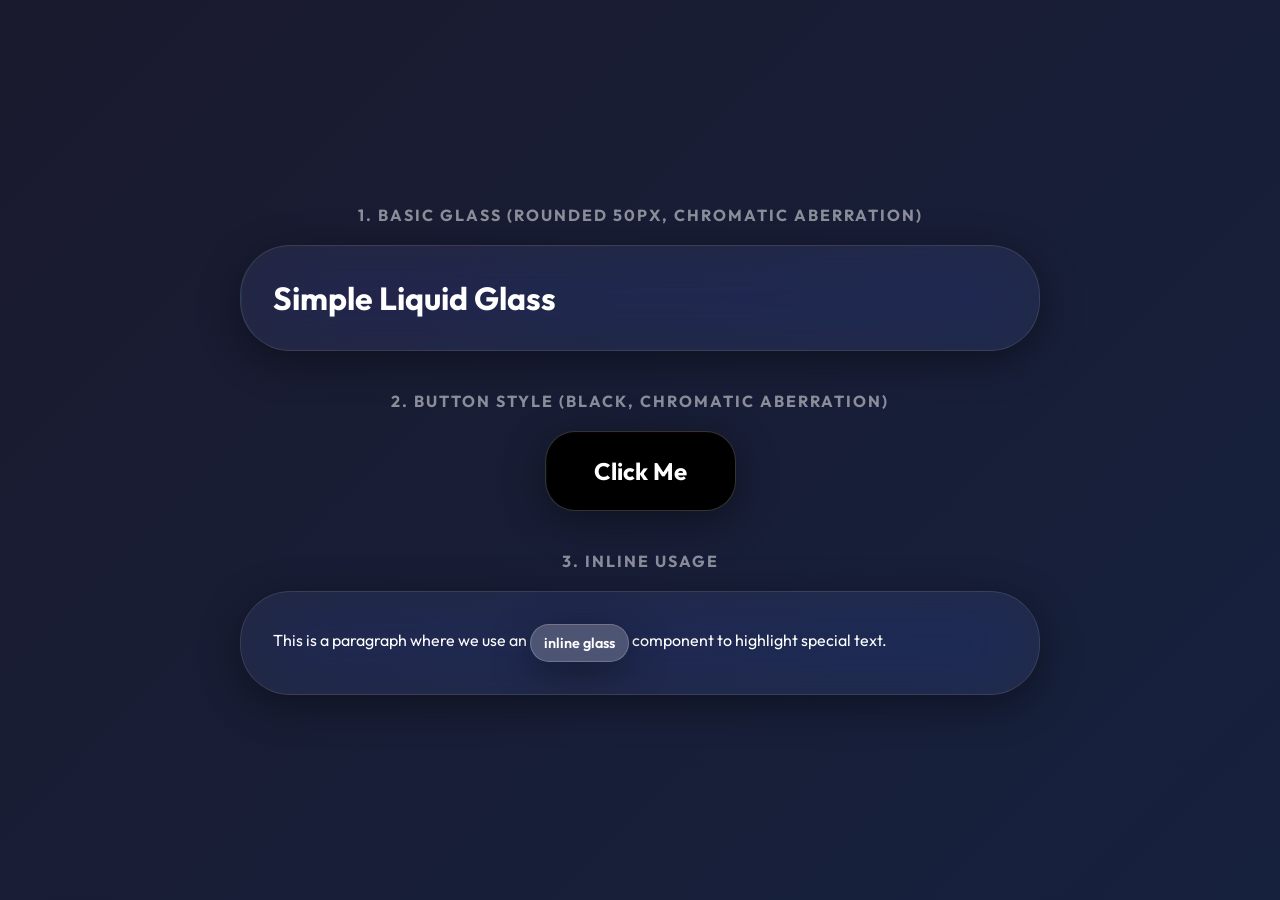
<file: test_glass.html>
<!DOCTYPE html>
<html lang="en">
<head>
    <meta charset="UTF-8">
    <meta name="viewport" content="width=device-width, initial-scale=1.0">
    <title>LiquidGlass Demo</title>
    <link rel="stylesheet" href="style.css">
    <link href="https://fonts.googleapis.com/css2?family=Outfit:wght@300;400;600;700;800;900&display=swap" rel="stylesheet">
    <style>
        body {
            background: linear-gradient(135deg, #1a1a2e, #16213e);
            min-height: 100vh;
            display: flex;
            flex-direction: column;
            gap: 40px;
            padding: 80px;
            align-items: center;
        }

        .demo-section {
            width: 100%;
            max-width: 800px;
            display: flex;
            flex-direction: column;
            gap: 20px;
            align-items: center;
        }

        h2 {
            color: rgba(255, 255, 255, 0.5);
            font-size: 1rem;
            text-transform: uppercase;
            letter-spacing: 2px;
        }
    </style>
</head>
<body>

    <div class="demo-section">
        <h2>1. Basic Glass (Rounded 50px, Chromatic Aberration)</h2>
        <div class="liquid-glass chromatic-aberration rounded-50" style="width: 100%;">
            <div style="padding: 2rem; font-size: 2rem; font-weight: 700; color: white;">
                Simple Liquid Glass
            </div>
        </div>
    </div>

    <div class="demo-section">
        <h2>2. Button Style (Black, Chromatic Aberration)</h2>
        <div class="liquid-glass liquid-glass-button chromatic-aberration rounded-30" style="background-color: black; width: fit-content;">
            <a href="#" style="padding: 1.5rem 3rem; font-size: 1.5rem; color: white; text-decoration: none; font-weight: 700;">Click Me</a>
        </div>
    </div>

    <div class="demo-section">
        <h2>3. Inline Usage</h2>
        <div class="liquid-glass rounded-50" style="width: 100%; background: rgba(255,255,255,0.05);">
            <div style="padding: 2rem; color: white; line-height: 2;">
                This is a paragraph where we use an 
                <span class="liquid-glass liquid-glass-button liquid-glass-inline chromatic-aberration rounded-full" style="background: rgba(255,255,255,0.2);">
                    <span style="padding: 0.2rem 0.8rem; font-size: 0.9rem; color: white; font-weight: 600;">inline glass</span>
                </span>
                component to highlight special text.
            </div>
        </div>
    </div>

</body>
</html>
</file>
<file: style.css>
:root {
    --bg-dark: #000000;
    --text-primary: #ffffff;
    --text-secondary: #a0a0b0;
    --accent-1: #a70fee;
    /* Purple */
    --accent-2: #ff070f;
    /* Red */
    --accent-3: #12A594;
    /* Teal */
    --glass-bg: rgba(25, 25, 30, 0.45);
    --glass-border: rgba(2, 2, 2, 0.12);
    --glass-shadow: 0 20px 50px 0 rgba(0, 0, 0, 0.5);
}

* {
    margin: 0;
    padding: 0;
    box-sizing: border-box;
}

body {
    font-family: 'Outfit', sans-serif;
    background-color: var(--bg-dark);
    color: var(--text-primary);
    min-height: 100vh;
    display: flex;
    justify-content: center;
    align-items: center;
    overflow-x: hidden;
    overflow-y: auto;
}

/* Dynamic Background Elements */
.background-elements {
    position: absolute;
    top: 0;
    left: 0;
    width: 100vw;
    height: 100vh;
    z-index: -1;
    overflow: hidden;
}

.blob {
    position: absolute;
    filter: blur(80px);
    opacity: 0.5;
    animation: float 20s infinite ease-in-out alternate;
}

.blob-1 {
    top: -10%;
    left: -10%;
    width: 50vw;
    height: 50vw;
    background: radial-gradient(circle, var(--accent-1), transparent 70%);
    animation-delay: 0s;
}

.blob-2 {
    bottom: -20%;
    right: -10%;
    width: 60vw;
    height: 60vw;
    background: radial-gradient(circle, var(--accent-2), transparent 70%);
    opacity: 0.3;
    animation-delay: -5s;
}

.blob-3 {
    top: 30%;
    left: 50%;
    width: 40vw;
    height: 40vw;
    background: radial-gradient(circle, var(--accent-3), transparent 70%);
    opacity: 0.2;
    transform: translateX(-50%);
    animation-delay: -10s;
}

@keyframes float {
    0% {
        transform: translate(0, 0) scale(1);
    }

    33% {
        transform: translate(50px, -50px) scale(1.1);
    }

    66% {
        transform: translate(-30px, 40px) scale(0.9);
    }

    100% {
        transform: translate(10px, -20px) scale(1.05);
    }
}

/* Glass Panels */
.glass-panel {
    background: rgba(25, 25, 30, 0.15);
    backdrop-filter: blur(15px) saturate(160%);
    -webkit-backdrop-filter: blur(15px) saturate(160%);
    border: 1px solid var(--glass-border);
    border-radius: 32px;
    box-shadow: var(--glass-shadow);
    padding: 3rem;
    width: 100%;
    max-width: 440px;
    transition: all 0.6s cubic-bezier(0.16, 1, 0.3, 1);
    position: absolute;
    opacity: 0;
    visibility: hidden;
    transform: translateY(30px) scale(0.92);
    outline: 1px solid rgba(255, 255, 255, 0.05);
    outline-offset: -1px;
}

.glass-panel::after, .ig-panel::after, .modal-panel::after {
    content: "";
    position: absolute;
    inset: 0;
    border-radius: inherit;
    border: 2px solid transparent;
    border-top-color: rgba(0, 0, 0, 0.08); /* Red refraction */
    border-left-color: rgba(0, 0, 0, 0.08); /* Cyan refraction */
    pointer-events: none;
    z-index: 5;
    filter: blur(1px);
}

.glass-panel.active {
    opacity: 1;
    visibility: visible;
    transform: translateY(0) scale(1);
    position: relative;
    z-index: 10;
}

.glass-panel.hidden {
    opacity: 0;
    visibility: hidden;
    transform: translateY(-20px) scale(0.95);
    position: absolute;
    pointer-events: none;
    z-index: 1;
}

#choice-container.active {
    max-width: 800px;
}

/* Liquid Glass System */
.liquid-glass {
    position: relative;
    border-radius: 28px;
    background: rgba(255, 255, 255, 0.05);
    backdrop-filter: blur(40px) saturate(180%);
    -webkit-backdrop-filter: blur(40px) saturate(180%);
    border: 1px solid rgba(255, 255, 255, 0.1);
    box-shadow: 0 10px 40px rgba(0, 0, 0, 0.4);
    overflow: hidden;
    display: block;
}

.liquid-glass-no-blur {
    backdrop-filter: blur(0px) saturate(100%) !important;
    -webkit-backdrop-filter: blur(0px) saturate(100%) !important;
}

/* Chromatic Aberration Effect */
.chromatic-aberration {
    position: relative;
}

.chromatic-aberration::after {
    content: "";
    position: absolute;
    top: -2px; left: -2px; right: -2px; bottom: -2px;
    border-radius: inherit;
    border: 2px solid transparent;
    border-top-color: rgba(255, 0, 0, 0.15);
    border-left-color: rgba(0, 255, 255, 0.15);
    pointer-events: none;
    z-index: 5;
    filter: blur(1px);
}

/* Animated Background variant */
.liquid-glass-animated {
    background-image: url('assets/chrome1.png');
    background-size: cover;
    background-position: center;
    position: relative;
}

.liquid-glass-animated::before {
    content: "";
    position: absolute;
    inset: 0;
    background: linear-gradient(135deg, rgba(255, 255, 255, 0.1), transparent);
    z-index: 1;
}

/* Button & Inline Variants */
.liquid-glass-button {
    display: flex;
    justify-content: center;
    align-items: center;
    cursor: pointer;
    transition: all 0.3s cubic-bezier(0.16, 1, 0.3, 1);
    border: 1px solid rgba(255, 255, 255, 0.2);
}

.liquid-glass-button:hover {
    transform: scale(1.05);
    background: rgba(255, 255, 255, 0.1);
}

.liquid-glass-inline {
    display: inline-flex;
    vertical-align: middle;
}

.rounded-50 { border-radius: 50px !important; }
.rounded-30 { border-radius: 30px !important; }
.rounded-full { border-radius: 9999px !important; }

/* Login Typography */
.logo-area {
    text-align: center;
    margin-bottom: 2.5rem;
}

h1 {
    font-size: 2.5rem;
    font-weight: 800;
    margin-bottom: 0.5rem;
    background: linear-gradient(to right, #fff, var(--text-secondary));
    -webkit-background-clip: text;
    background-clip: text;
    /* Fallback for browsers */
    color: transparent;
}

.logo-area p {
    color: var(--text-secondary);
    font-size: 1rem;
}

/* Form Inputs */
.input-group {
    position: relative;
    margin-bottom: 1.5rem;
}

input {
    width: 100%;
    padding: 1rem;
    background: rgba(0, 0, 0, 0.2);
    border: 1px solid rgba(255, 255, 255, 0.1);
    border-radius: 12px;
    color: #fff;
    font-size: 1rem;
    font-family: 'Outfit', sans-serif;
    outline: none;
    transition: all 0.3s ease;
}

input:focus {
    background: rgba(0, 0, 0, 0.4);
    border-color: rgba(255, 255, 255, 0.3);
}

.input-group label {
    position: absolute;
    left: 1rem;
    top: 50%;
    transform: translateY(-50%);
    color: var(--text-secondary);
    font-size: 1rem;
    pointer-events: none;
    transition: all 0.3s ease;
}

input:focus~label,
input:valid~label {
    top: 0;
    left: 0.8rem;
    font-size: 0.8rem;
    padding: 0 0.4rem;
    background: var(--bg-dark);
    /* Fallback */
    background: linear-gradient(180deg, rgba(20, 20, 30, 0) 0%, rgba(20, 20, 30, 1) 50%, rgba(20, 20, 30, 0) 100%);
    color: var(--accent-1);
    border-radius: 4px;
}

.glow-line {
    position: absolute;
    bottom: -1px;
    left: 10%;
    width: 80%;
    height: 1px;
    background: linear-gradient(90deg, transparent, var(--accent-1), transparent);
    opacity: 0;
    transition: opacity 0.3s ease;
}

input:focus~.glow-line {
    opacity: 1;
}

/* Error Message */
.error-text {
    color: #ff6b6b;
    font-size: 0.85rem;
    margin-bottom: 1rem;
    text-align: center;
    opacity: 0;
    transform: translateY(-10px);
    transition: all 0.3s ease;
}

.error-text.show {
    opacity: 1;
    transform: translateY(0);
}

/* Buttons */
.primary-btn {
    width: 100%;
    padding: 1.2rem;
    border: none;
    border-radius: 16px;
    background: linear-gradient(135deg, var(--accent-1), #9785e8);
    color: white;
    font-size: 1.2rem;
    font-weight: 800;
    font-family: 'Outfit', sans-serif;
    cursor: pointer;
    position: relative;
    overflow: hidden;
    transition: all 0.4s cubic-bezier(0.16, 1, 0.3, 1);
    box-shadow: 0 10px 25px rgba(110, 86, 207, 0.4);
    backdrop-filter: blur(10px);
    -webkit-backdrop-filter: blur(10px);
}

.primary-btn::after {
    content: "";
    position: absolute;
    top: -1px; left: -1px; right: -1px; bottom: -1px;
    border-radius: inherit;
    border: 1px solid transparent;
    border-top-color: rgba(255, 255, 255, 0.3);
    border-left-color: rgba(255, 255, 255, 0.2);
    pointer-events: none;
    z-index: 5;
    opacity: 0.5;
}

.primary-btn:hover {
    transform: translateY(-3px) scale(1.02);
    box-shadow: 0 15px 35px rgba(110, 86, 207, 0.5);
    filter: saturate(1.2);
}

.primary-btn:active {
    transform: translateY(0);
}

.primary-btn span {
    position: relative;
    z-index: 1;
}

.btn-glow {
    position: absolute;
    top: -50%;
    left: -50%;
    width: 200%;
    height: 200%;
    background: radial-gradient(circle, rgba(255, 255, 255, 0.3) 0%, transparent 60%);
    opacity: 0;
    transform: scale(0.5);
    transition: transform 0.5s ease, opacity 0.5s ease;
}

.primary-btn:hover .btn-glow {
    opacity: 1;
    transform: scale(1);
    animation: rotate 4s linear infinite;
}

@keyframes rotate {
    0% {
        transform: rotate(0deg);
    }

    100% {
        transform: rotate(360deg);
    }
}

.secondary-btn {
    margin-top: 1.5rem;
    padding: 1rem 2rem;
    background: rgba(255, 255, 255, 0.05);
    border: 1px solid rgba(255, 255, 255, 0.15);
    color: var(--text-secondary);
    border-radius: 12px;
    font-family: 'Outfit', sans-serif;
    font-weight: 600;
    cursor: pointer;
    transition: all 0.3s ease;
    display: block;
    width: 100%;
    text-align: center;
}

.secondary-btn:hover {
    background: rgba(255, 255, 255, 0.05);
    color: white;
    border-color: rgba(255, 255, 255, 0.4);
}

/* Choice View */
.header-area {
    text-align: center;
    margin-bottom: 3rem;
}

.header-area h2 {
    font-size: 2.5rem;
    font-weight: 800;
    margin-bottom: 0.5rem;
    background: linear-gradient(to right, #fff, var(--text-secondary));
    -webkit-background-clip: text;
    background-clip: text;
    color: transparent;
}

.header-area p {
    color: var(--text-secondary);
    font-size: 1.1rem;
}

.cards-wrapper {
    display: flex;
    gap: 2rem;
    justify-content: center;
    align-items: stretch;
}

.story-card {
    flex: 1;
    min-width: 280px;
    height: 350px;
    border-radius: 20px;
    position: relative;
    overflow: hidden;
    cursor: pointer;
    border: 1px solid rgba(255, 255, 255, 0.1);
    transition: all 0.4s cubic-bezier(0.175, 0.885, 0.32, 1.275);
    display: flex;
    justify-content: center;
    align-items: center;
}

.story-card:hover {
    transform: translateY(-10px) scale(1.02);
    box-shadow: 0 15px 35px rgba(0, 0, 0, 0.5);
    border-color: rgba(255, 255, 255, 0.3);
}

.card-content {
    position: relative;
    z-index: 2;
    text-align: center;
    padding: 2rem;
    pointer-events: none;
}

.card-content h3 {
    font-size: 2.2rem;
    font-weight: 800;
    margin-bottom: 0.2rem;
    letter-spacing: 1px;
    text-shadow: 0 2px 10px rgba(0, 0, 0, 0.8);
}

.card-content .subtitle {
    font-size: 1.2rem;
    font-weight: 400;
    letter-spacing: 4px;
    opacity: 0.8;
}

.card-bg {
    position: absolute;
    top: 0;
    left: 0;
    width: 100%;
    height: 100%;
    z-index: 1;
    transition: all 0.5s ease;
}

/* Hacker Theme Styles */
.hacker-theme {
    border: 1px solid rgba(0, 255, 65, 0.2);
    box-shadow: 0 0 10px rgba(0, 255, 65, 0.1);
}

.hacker-theme:hover {
    border-color: rgba(0, 255, 65, 0.8);
    box-shadow: 0 15px 35px rgba(0, 255, 65, 0.2), inset 0 0 20px rgba(0, 255, 65, 0.1);
}

.hacker-theme .card-content h3 {
    color: #00ff41;
    font-family: 'Courier New', Courier, monospace;
    text-shadow: 0 0 8px rgba(0, 255, 65, 0.8);
    margin-bottom: 0.5rem;
}

.hacker-theme .card-content .subtitle {
    color: #008f11;
    font-family: 'Courier New', Courier, monospace;
    font-weight: bold;
}

.hacker-theme .card-bg-1 {
    background: linear-gradient(180deg, rgba(0, 20, 5, 0.9) 0%, rgba(0, 40, 10, 0.9) 100%);
    background-image: repeating-linear-gradient(0deg, transparent, transparent 2px, rgba(0, 255, 65, 0.05) 2px, rgba(0, 255, 65, 0.05) 4px);
}

.hacker-theme:hover .card-bg-1 {
    background: linear-gradient(180deg, rgba(0, 30, 10, 0.9) 0%, rgba(0, 60, 20, 0.9) 100%);
    background-image: repeating-linear-gradient(0deg, transparent, transparent 2px, rgba(0, 255, 65, 0.1) 2px, rgba(0, 255, 65, 0.1) 4px);
}

.hacker-theme .scanline {
    position: absolute;
    top: 0;
    left: 0;
    width: 100%;
    height: 10px;
    background: rgba(0, 255, 65, 0.3);
    opacity: 0.5;
    z-index: 2;
    box-shadow: 0 0 15px rgba(0, 255, 65, 0.5);
    animation: scan 4s linear infinite;
    pointer-events: none;
}

@keyframes scan {
    0% {
        top: -10%;
    }

    100% {
        top: 110%;
    }
}

/* ===================== */
/* Sadness Theme - Hashim Card */
/* ===================== */
.sadness-theme {
    border: 1px solid rgba(100, 130, 200, 0.25);
    box-shadow: 0 0 18px rgba(70, 100, 180, 0.15), inset 0 0 30px rgba(20, 30, 70, 0.3);
    border-radius: 20px;
}

.sadness-theme:hover {
    border-color: rgba(130, 160, 230, 0.6);
    box-shadow: 0 20px 45px rgba(60, 90, 180, 0.35), inset 0 0 30px rgba(80, 110, 200, 0.15);
}

.sadness-theme .card-content h3 {
    color: #a8bcf0;
    font-family: 'Outfit', sans-serif;
    font-weight: 800;
    letter-spacing: 2px;
    text-shadow: 0 0 12px rgba(120, 150, 230, 0.7), 0 2px 8px rgba(0,0,0,0.6);
    margin-bottom: 0.5rem;
}

.sadness-theme .card-content .subtitle {
    color: #7090d0;
    font-size: 1.1rem;
    letter-spacing: 3px;
    opacity: 0.9;
}

.sadness-theme .card-bg-sadness {
    background:
        linear-gradient(180deg,
            rgba(10, 15, 40, 0.95) 0%,
            rgba(20, 30, 70, 0.92) 50%,
            rgba(10, 20, 55, 0.97) 100%);
}

.sadness-theme:hover .card-bg-sadness {
    background:
        linear-gradient(180deg,
            rgba(15, 22, 55, 0.97) 0%,
            rgba(30, 45, 100, 0.95) 50%,
            rgba(10, 20, 55, 0.99) 100%);
}

/* Animated rain drops */
.rain-drops {
    position: absolute;
    top: 0;
    left: 0;
    width: 100%;
    height: 100%;
    z-index: 2;
    pointer-events: none;
    overflow: hidden;
}

.rain-drops span {
    position: absolute;
    top: -20px;
    width: 1.5px;
    height: 18px;
    background: linear-gradient(to bottom, transparent, rgba(140, 170, 255, 0.55));
    border-radius: 2px;
    animation: rain-fall linear infinite;
}

/* Stagger each drop differently */
.rain-drops span:nth-child(1)  { left: 8%;  animation-duration: 1.6s; animation-delay: 0s;    height: 14px; opacity: 0.7; }
.rain-drops span:nth-child(2)  { left: 20%; animation-duration: 2.1s; animation-delay: 0.4s;  height: 20px; opacity: 0.5; }
.rain-drops span:nth-child(3)  { left: 35%; animation-duration: 1.8s; animation-delay: 0.8s;  height: 16px; opacity: 0.8; }
.rain-drops span:nth-child(4)  { left: 50%; animation-duration: 2.4s; animation-delay: 0.2s;  height: 22px; opacity: 0.45; }
.rain-drops span:nth-child(5)  { left: 63%; animation-duration: 1.5s; animation-delay: 1.1s;  height: 12px; opacity: 0.6; }
.rain-drops span:nth-child(6)  { left: 75%; animation-duration: 2.0s; animation-delay: 0.6s;  height: 18px; opacity: 0.7; }
.rain-drops span:nth-child(7)  { left: 15%; animation-duration: 1.9s; animation-delay: 1.4s;  height: 10px; opacity: 0.4; }
.rain-drops span:nth-child(8)  { left: 42%; animation-duration: 2.2s; animation-delay: 0.9s;  height: 24px; opacity: 0.55; }
.rain-drops span:nth-child(9)  { left: 88%; animation-duration: 1.7s; animation-delay: 0.3s;  height: 16px; opacity: 0.65; }

@keyframes rain-fall {
    0%   { top: -25px; opacity: 0; }
    10%  { opacity: 1; }
    90%  { opacity: 0.8; }
    100% { top: 110%; opacity: 0; }
}

/* Shimmer glow pulse on hover */
.sadness-theme::before {
    content: '';
    position: absolute;
    inset: 0;
    border-radius: inherit;
    background: radial-gradient(ellipse at 50% 30%, rgba(100, 140, 255, 0.08) 0%, transparent 70%);
    z-index: 1;
    pointer-events: none;
    animation: sad-pulse 4s ease-in-out infinite alternate;
}

@keyframes sad-pulse {
    0%   { opacity: 0.4; }
    100% { opacity: 1; }
}

/* Override the ::after shimmer color for sadness */
.sadness-theme::after {
    background: linear-gradient(to right, transparent, rgba(130, 160, 255, 0.15), transparent);
}

/* Girly Theme Styles */
.girly-theme {
    border: 1px solid rgba(255, 182, 193, 0.3);
    box-shadow: 0 0 15px rgba(255, 105, 180, 0.1);
    border-radius: 30px;
}

.girly-theme:hover {
    border-color: rgba(255, 105, 180, 0.8);
    box-shadow: 0 15px 35px rgba(255, 105, 180, 0.3), inset 0 0 20px rgba(255, 182, 193, 0.2);
}

.girly-theme .card-content h3 {
    color: #ffb6c1;
    font-family: 'Comic Sans MS', 'Chalkboard SE', cursive, sans-serif;
    text-shadow: 2px 2px 4px rgba(255, 20, 147, 0.4);
    margin-bottom: 0.5rem;
}

.girly-theme .card-content .subtitle {
    color: #ff69b4;
    font-weight: bold;
}

.girly-theme .card-bg-2 {
    background: linear-gradient(135deg, rgba(255, 182, 193, 0.2), rgba(255, 240, 245, 0.1));
}

.girly-theme:hover .card-bg-2 {
    background: linear-gradient(135deg, rgba(255, 105, 180, 0.4), rgba(255, 182, 193, 0.2));
}

.girly-theme .floating-hearts {
    position: absolute;
    font-size: 2rem;
    z-index: 2;
    opacity: 0.8;
    animation: float-hearts 3s ease-in-out infinite alternate;
    pointer-events: none;
    bottom: 20px;
    right: 20px;
}

@keyframes float-hearts {
    0% {
        transform: translateY(0) scale(1) rotate(-5deg);
    }

    100% {
        transform: translateY(-30px) scale(1.1) rotate(5deg);
    }
}

/* Overriding default styles for themes */
.hacker-theme::after {
    background: linear-gradient(to right, transparent, rgba(0, 255, 65, 0.2), transparent);
}

.girly-theme::after {
    background: linear-gradient(to right, transparent, rgba(255, 182, 193, 0.4), transparent);
}

.story-card::after {
    content: '';
    position: absolute;
    top: 0;
    left: -100%;
    width: 50%;
    height: 100%;
    background: linear-gradient(to right, transparent, rgba(255, 255, 255, 0.1), transparent);
    transform: skewX(-20deg);
    z-index: 3;
    transition: all 0.7s ease;
}

.story-card:hover::after {
    left: 200%;
}

@media (max-width: 768px) {
    .cards-wrapper {
        flex-direction: column;
    }

    .story-card {
        height: 250px;
    }
}

/* Shake animation for errors */
@keyframes shake {

    0%,
    100% {
        transform: translateX(0);
    }

    10%,
    30%,
    50%,
    70%,
    90% {
        transform: translateX(-5px);
    }

    20%,
    40%,
    60%,
    80% {
        transform: translateX(5px);
    }
}

.shake {
    animation: shake 0.4s cubic-bezier(0.36, 0.07, 0.19, 0.97) both;
}

/* Story Bio / Modal Styling */
.bio-content-wrapper {
    background: rgba(0, 0, 0, 0.3);
    border-radius: 12px;
    padding: 2rem;
    margin-bottom: 2rem;
    min-height: 150px;
    border: 1px solid rgba(255, 255, 255, 0.05);
    color: var(--text-primary);
    line-height: 1.6;
    text-align: center;
    font-size: 1.1rem;
    white-space: pre-wrap;
    max-height: 400px;
    overflow-y: auto;
}

.bio-content-wrapper::-webkit-scrollbar {
    width: 8px;
}

.bio-content-wrapper::-webkit-scrollbar-thumb {
    background-color: rgba(255, 255, 255, 0.2);
    border-radius: 8px;
}

.modal-overlay {
    position: fixed;
    top: 0;
    left: 0;
    width: 100vw;
    height: 100vh;
    background: rgba(0, 0, 0, 0.6);
    backdrop-filter: blur(8px);
    z-index: 999;
    display: flex;
    justify-content: center;
    align-items: center;
    opacity: 0;
    visibility: hidden;
    transition: all 0.3s ease;
}

.modal-overlay.active {
    opacity: 1;
    visibility: visible;
}

.glass-panel.modal-panel {
    position: relative;
    max-width: 500px;
    width: 95%;
    max-height: 85vh;
    overflow-y: auto;
    transform: translateY(30px) scale(0.92);
    opacity: 0;
    visibility: hidden;
    pointer-events: auto;
    transition: all 0.6s cubic-bezier(0.16, 1, 0.3, 1);
    z-index: 1000;
    padding: 2.5rem;
    scrollbar-width: thin;
    background: rgba(30, 30, 35, 0.0005);
    backdrop-filter: blur(10px) saturate(180%);
    -webkit-backdrop-filter: blur(10px) saturate(180%);
}

.modal-overlay.active .glass-panel.modal-panel {
    transform: translateY(0);
    opacity: 1;
    visibility: visible;
    pointer-events: auto;
}

.modal-hint {
    color: var(--text-secondary);
    margin-bottom: 1.5rem;
    font-size: 0.9rem;
    text-align: center;
}

textarea {
    width: 100%;
    padding: 1rem;
    background: rgba(0, 0, 0, 0.4);
    border: 1px solid rgba(255, 255, 255, 0.2);
    border-radius: 12px;
    color: #fff;
    font-size: 1rem;
    font-family: 'Outfit', sans-serif;
    outline: none;
    resize: none;
    margin-bottom: 1.5rem;
    transition: all 0.3s ease;
}

textarea:focus {
    border-color: var(--accent-1);
    box-shadow: 0 0 10px rgba(110, 86, 207, 0.3);
}

.modal-actions {
    display: flex;
    flex-direction: column;
}

/* Instagram Layout Styles */
.ig-panel {
    padding: max(1.5rem, env(safe-area-inset-top)) 1rem max(2rem, env(safe-area-inset-bottom));
    overflow-y: auto;
    max-height: 95vh;
    border-radius: 32px;
    width: 100%;
    max-width: 520px !important;
    background: rgba(25, 25, 30, 0.15);
    backdrop-filter: blur(15px) saturate(160%);
    -webkit-backdrop-filter: blur(15px) saturate(160%);
    border: 1px solid var(--glass-border);
    box-shadow: var(--glass-shadow);
    outline: 1px solid rgba(255, 255, 255, 0.05);
    outline-offset: -1px;
}

.hidden {
    display: none !important;
}

.ig-nav {
    display: flex;
    justify-content: space-between;
    align-items: center;
    margin-bottom: 2rem;
}

.ig-icon-btn {
    background: rgba(255, 255, 255, 0.12);
    border: 1px solid rgba(255, 255, 255, 0.1);
    color: var(--text-primary);
    cursor: pointer;
    padding: 0.8rem;
    border-radius: 50%;
    display: flex;
    align-items: center;
    justify-content: center;
    transition: all 0.3s cubic-bezier(0.16, 1, 0.3, 1);
    backdrop-filter: blur(20px) saturate(180%);
    -webkit-backdrop-filter: blur(20px) saturate(180%);
    position: relative;
    overflow: hidden;
}

.ig-icon-btn::after {
    content: "";
    position: absolute;
    inset: 0;
    border-radius: inherit;
    border: 1.5px solid transparent;
    border-top-color: rgba(255, 0, 0, 0.1);
    border-left-color: rgba(0, 255, 255, 0.1);
    pointer-events: none;
}

.ig-icon-btn:hover {
    background: rgba(255, 255, 255, 0.2);
    transform: scale(1.15);
    box-shadow: 0 5px 15px rgba(0,0,0,0.3);
}

.ig-username {
    font-size: 1.4rem;
    font-weight: 600;
}

.ig-header {
    display: flex;
    align-items: center;
    justify-content: space-between;
    margin-bottom: 1.5rem;
    padding: 0 0.5rem;
}

.ig-pfp {
    flex-shrink: 0;
}

.ig-pfp-circle {
    width: 80px;
    height: 80px;
    border-radius: 50%;
    background: linear-gradient(135deg, var(--accent-1), var(--accent-2));
    padding: 3px;
    box-shadow: 0 0 10px rgba(0, 0, 0, 0.5);
    background-clip: content-box;
    border: 3px solid transparent;
}

.hacker-theme-ig .ig-pfp-circle {
    background: linear-gradient(135deg, #00ff41, #008f11);
    box-shadow: 0 0 15px rgba(0, 255, 65, 0.4);
}

.girly-theme-ig .ig-pfp-circle {
    background: linear-gradient(135deg, #ffb6c1, #ff69b4);
    box-shadow: 0 0 15px rgba(255, 105, 180, 0.4);
}

.ig-stats {
    display: flex;
    justify-content: space-around;
    flex-grow: 1;
    margin-left: 1rem;
}

.ig-stat {
    display: flex;
    flex-direction: column;
    align-items: center;
}

.ig-stat-num {
    font-weight: 700;
    font-size: 1.2rem;
}

.ig-stat-label {
    font-size: 0.8rem;
    color: var(--text-secondary);
}

.ig-bio {
    margin-bottom: 1.5rem;
    padding: 0 0.5rem;
}

.ig-fullname {
    font-weight: 600;
    margin-bottom: 0.2rem;
    overflow-wrap: break-word;
    word-break: break-word;
}

.ig-bio-text {
    font-size: 0.95rem;
    line-height: 1.4;
    white-space: pre-wrap;
    margin-bottom: 0.5rem;
    overflow-wrap: break-word;
    word-break: break-word;
}

.ig-actions {
    display: flex;
    gap: 0.5rem;
    margin-bottom: 2rem;
    padding: 0 0.5rem;
}

.ig-action-btn {
    flex: 1;
    padding: 0.8rem 1rem;
    border-radius: 12px;
    border: 1px solid rgba(255, 255, 255, 0.15);
    font-weight: 700;
    font-size: 1rem;
    cursor: pointer;
    background: rgba(255, 255, 255, 0.1);
    color: white;
    transition: all 0.3s cubic-bezier(0.16, 1, 0.3, 1);
    text-transform: none;
    letter-spacing: 0.5px;
    backdrop-filter: blur(15px);
    -webkit-backdrop-filter: blur(15px);
    position: relative;
    overflow: hidden;
}

.ig-action-btn::after {
    content: "";
    position: absolute;
    inset: 0;
    border-radius: inherit;
    border: 1px solid transparent;
    border-top-color: rgba(255, 255, 255, 0.2);
    border-left-color: rgba(255, 255, 255, 0.1);
    pointer-events: none;
}

.ig-action-btn:hover {
    background: rgba(255, 255, 255, 0.2);
    transform: translateY(-2px);
    box-shadow: 0 10px 20px rgba(0,0,0,0.3);
}

.hacker-theme-ig .ig-action-btn {
    background: rgba(0, 255, 65, 0.1);
    border: 1px solid rgba(0, 255, 65, 0.3);
    color: #00ff41;
}

.girly-theme-ig .ig-action-btn {
    background: rgba(255, 105, 180, 0.1);
    border: 1px solid rgba(255, 105, 180, 0.3);
    color: #ffb6c1;
}

.ig-highlights {
    display: flex;
    gap: 1.5rem;
    overflow-x: auto;
    padding-bottom: 1rem;
    margin-bottom: 1rem;
    padding-left: 0.5rem;
    scrollbar-width: none;
}

.ig-highlights::-webkit-scrollbar {
    display: none;
}

.ig-highlight {
    display: flex;
    flex-direction: column;
    align-items: center;
    min-width: 60px;
}

.ig-highlight-ring {
    width: 60px;
    height: 60px;
    border-radius: 50%;
    border: 1px solid rgba(255, 255, 255, 0.2);
    display: flex;
    justify-content: center;
    align-items: center;
    margin-bottom: 0.4rem;
    background: rgba(0, 0, 0, 0.2);
}

.new-highlight {
    font-size: 1.5rem;
    font-weight: 300;
}

.ig-highlight span {
    font-size: 0.75rem;
}

.ig-highlight-inner {
    width: 52px;
    height: 52px;
    border-radius: 50%;
    background: rgba(255, 255, 255, 0.1);
}

.ig-tabs {
    display: flex;
    border-top: 1px solid rgba(255, 255, 255, 0.1);
    margin-bottom: 2px;
}

.ig-tab {
    flex: 1;
    display: flex;
    justify-content: center;
    padding: 1rem 0;
    color: var(--text-secondary);
    cursor: pointer;
}

.ig-tab.active {
    color: white;
    border-top: 1px solid white;
    margin-top: -1px;
}

.hacker-theme-ig .ig-tab.active {
    color: #00ff41;
    border-top-color: #00ff41;
}

.girly-theme-ig .ig-tab.active {
    color: #ff69b4;
    border-top-color: #ff69b4;
}

.ig-grid {
    display: grid;
    grid-template-columns: repeat(3, 1fr);
    gap: 2px;
}

.ig-grid-item {
    aspect-ratio: 1;
    background: rgba(255, 255, 255, 0.05);
    overflow: hidden;
    position: relative;
}

.ig-grid-item strong {
    display: -webkit-box !important;
    -webkit-line-clamp: 3;
    line-clamp: 3;
    -webkit-box-orient: vertical;
    overflow: hidden;
    text-overflow: ellipsis;
    word-break: break-word;
    font-size: 0.7rem !important;
    line-height: 1.3;
    max-height: 2.8em;
}

.hacker-theme-ig .ig-grid-item {
    background: rgba(0, 255, 65, 0.05);
}

.girly-theme-ig .ig-grid-item {
    background: rgba(255, 182, 193, 0.1);
}

.add-story-item {
    display: flex !important;
    flex-direction: column;
    justify-content: center;
    align-items: center;
    gap: 0.5rem;
    cursor: pointer;
    background: rgba(255, 255, 255, 0.08) !important;
    transition: all 0.3s ease;
    border: 1px dashed rgba(255, 255, 255, 0.2);
}

.add-story-item:hover {
    background: rgba(255, 255, 255, 0.15) !important;
    border-color: var(--accent-1);
}

.hacker-theme-ig .add-story-item:hover {
    border-color: #00ff41;
}

.girly-theme-ig .add-story-item:hover {
    border-color: #ff69b4;
}

.add-story-item span {
    font-size: 0.75rem;
    font-weight: 600;
    opacity: 0.8;
}

.add-story-item svg {
    opacity: 0.8;
}

/* Edit Profile Modal Enhancements */
.edit-label {
    display: block;
    margin-bottom: 0.6rem;
    font-size: 0.95rem;
    color: var(--text-secondary);
    text-align: left;
    font-weight: 700;
    position: relative;
    left: 0;
    top: 0;
    transform: none;
    letter-spacing: 0.5px;
}

.edit-input {
    width: 100%;
    padding: 1rem;
    background: rgba(0, 0, 0, 0.4);
    border: 1px solid rgba(255, 255, 255, 0.2);
    border-radius: 12px;
    color: #fff;
    font-size: 1rem;
    font-family: inherit;
    outline: none;
    margin-bottom: 1.5rem;
    transition: all 0.3s ease;
}

.edit-input:focus {
    border-color: var(--accent-1);
    box-shadow: 0 0 10px rgba(110, 86, 207, 0.3);
}

.modal-section-v {
    margin-bottom: 2rem;
    width: 100%;
    display: flex;
    flex-direction: column;
}

.file-upload-wrapper {
    display: flex;
    align-items: center;
    gap: 1rem;
    margin-top: 0.5rem;
}

.file-input-hidden {
    display: none;
}

.upload-btn {
    padding: 1rem 2rem;
    background: linear-gradient(135deg, rgba(255, 255, 255, 0.15), rgba(255, 255, 255, 0.05));
    border: 1px solid rgba(255, 255, 255, 0.4);
    border-radius: 12px;
    cursor: pointer;
    font-size: 1rem;
    font-weight: 600;
    transition: all 0.3s ease;
    display: inline-flex;
    align-items: center;
    justify-content: center;
    color: white;
    box-shadow: 0 4px 15px rgba(0, 0, 0, 0.2);
}

.upload-btn:hover {
    background: rgba(255, 255, 255, 0.25);
    transform: translateY(-2px);
    box-shadow: 0 6px 20px rgba(0, 0, 0, 0.3);
}

/* Instagram-Style Story Reader Modal */
.reader-panel {
    max-width: 1000px !important;
    width: 95vw !important;
    padding: 0 !important;
    overflow: hidden;
    height: 85vh;
    height: 85dvh;
}

.reader-layout {
    display: flex;
    height: 100%;
    width: 100%;
    flex-direction: column; /* Permanent single-column toggle */
}

.reader-media-col {
    flex: 1;
    background: #000;
    display: flex;
    flex-direction: column; /* Added so children stack (Header, Media, Footer) */
    align-items: center;
    justify-content: center;
    position: relative;
    overflow: hidden;
    height: 100%;
}

/* Text Display on the left black column */
.text-display {
    display: none;
    flex-direction: column;
    justify-content: center;
    align-items: flex-start;
    padding: 3rem;
    width: 100%;
    height: 100%;
    position: relative;
    z-index: 2;
    animation: fadeInText 0.5s ease forwards;
    overflow-y: auto;
    -webkit-overflow-scrolling: touch;
}

.text-display.active {
    display: flex;
}

.text-display::before {
    content: '';
    position: absolute;
    top: 0;
    left: 0;
    width: 100%;
    height: 100%;
    background: radial-gradient(ellipse at 30% 50%, rgba(110, 86, 207, 0.15) 0%, transparent 70%);
    z-index: -1;
    pointer-events: none;
}

.text-display.media-caption {
    position: absolute;
    top: 0;
    left: 0;
    width: 100%;
    height: 100%;
    padding: 2rem;
    text-align: left;
    background: transparent;
    z-index: 10;
    pointer-events: none;
    display: flex;
    flex-direction: column;
    justify-content: space-between; /* This puts Title at top and Description at bottom */
    align-items: flex-start;
}

.media-caption-title {
    font-size: 1.5rem;
    font-weight: 800;
    color: #fff;
    margin-top: 1rem; /* High up near the name */
    text-shadow: 0 2px 10px rgba(0,0,0,0.8);
    letter-spacing: -0.5px;
}

.media-caption-content {
    font-size: 1rem;
    line-height: 1.5;
    color: rgba(255, 255, 255, 0.9);
    margin-bottom: 2rem; /* Low down near the button */
    max-width: 85%;
    text-shadow: 0 2px 8px rgba(0,0,0,0.8);
}

.text-display-title {
    font-size: 2rem;
    font-weight: 800;
    color: #fff;
    margin-bottom: 1.5rem;
    line-height: 1.3;
    text-shadow: 0 2px 20px rgba(0, 0, 0, 0.5);
    letter-spacing: -0.5px;
    overflow-wrap: break-word;
    word-break: break-word;
}

.text-display-content {
    font-size: 1.1rem;
    line-height: 1.8;
    color: rgba(255, 255, 255, 0.85);
    white-space: pre-wrap;
    max-height: 60%;
    overflow-y: auto;
    padding-right: 1rem;
    scrollbar-width: thin;
    -webkit-overflow-scrolling: touch;
    overflow-wrap: break-word;
    word-break: break-word;
}

.text-display-content::-webkit-scrollbar {
    width: 4px;
}

.text-display-content::-webkit-scrollbar-thumb {
    background: rgba(255, 255, 255, 0.2);
    border-radius: 4px;
}

.text-display-author {
    display: flex;
    align-items: center;
    gap: 0.8rem;
    margin-bottom: 1.5rem;
    padding-bottom: 1rem;
    border-bottom: 1px solid rgba(255, 255, 255, 0.1);
    width: 100%;
    flex-shrink: 0;
}

.text-display-author .td-avatar {
    width: 36px;
    height: 36px;
    border-radius: 50%;
    background: var(--accent-1);
    display: flex;
    align-items: center;
    justify-content: center;
    font-weight: 800;
    color: white;
    font-size: 0.9rem;
    flex-shrink: 0;
}

.text-display-author .td-name {
    font-weight: 700;
    font-size: 0.95rem;
    color: #fff;
}

.text-display-author .td-date {
    font-size: 0.75rem;
    color: rgba(255, 255, 255, 0.5);
    margin-left: auto;
}

@keyframes fadeInText {
    from {
        opacity: 0;
        transform: translateY(10px);
    }
    to {
        opacity: 1;
        transform: translateY(0);
    }
}

.media-box {
    width: 100%;
    flex: 1; /* Take all available space between header and footer */
    display: flex;
    justify-content: center;
    align-items: center;
    background: #000;
    overflow: hidden;
    min-height: 0; /* Important for flex items to shrink/grow correctly */
}

#photo-container img {
    max-width: 100%;
    max-height: 100%;
    width: auto;
    height: auto;
    object-fit: contain; /* Shows full photo without cropping */
}

.reader-info-col {
    display: none; /* Hidden by default - opened via button */
    flex: 1;
    flex-direction: column;
    background: rgba(15, 15, 15, 0.95);
    min-height: 0;
    height: 100%;
}

.reader-header {
    display: flex;
    align-items: center;
    justify-content: space-between;
    padding: 1rem;
    border-bottom: 1px solid rgba(255, 255, 255, 0.1);
    flex-shrink: 0;
}

.reader-author {
    display: flex;
    align-items: center;
    gap: 0.8rem;
}

.author-avatar {
    width: 42px;
    height: 42px;
    border-radius: 50%;
    background: var(--accent-1);
    display: flex;
    align-items: center;
    justify-content: center;
    font-weight: 800;
    color: white;
    font-size: 1.1rem;
    border: 2px solid rgba(255, 255, 255, 0.1);
    flex-shrink: 0;
}

.author-details {
    display: flex;
    flex-direction: column;
}

.author-details strong {
    font-size: 0.95rem;
    color: #fff;
}

.author-details span {
    font-size: 0.75rem;
    opacity: 0.6;
}

.comments-list {
    flex: 1;
    overflow-y: auto;
    padding: 1rem;
    -webkit-overflow-scrolling: touch;
    min-height: 0;
}

.reader-actions {
    padding: 1rem;
    border-top: 1px solid rgba(255, 255, 255, 0.1);
    flex-shrink: 0;
}

.action-icons {
    display: flex;
    gap: 1.2rem;
    margin-bottom: 0.8rem;
}

.action-icons svg {
    cursor: pointer;
    transition: transform 0.2s;
}

.action-icons svg:hover {
    transform: scale(1.1);
}

.likes-count {
    font-size: 0.9rem;
    font-weight: 700;
    color: #fff;
}

.comment-input-area {
    display: flex;
    align-items: center;
    padding: 0.8rem 1rem;
    padding-bottom: max(0.8rem, env(safe-area-inset-bottom));
    border-top: 1px solid rgba(255, 255, 255, 0.1);
    gap: 0.8rem;
    position: relative;
    z-index: 1005;
    flex-shrink: 0;
}

.comment-textarea {
    flex: 1;
    background: transparent;
    border: none;
    color: #fff;
    font-size: 1rem;
    font-family: 'Outfit', sans-serif;
    resize: none;
    min-height: 36px;
    height: 36px;
    outline: none;
    padding: 6px 0;
    -webkit-appearance: none;
    appearance: none;
}

.comment-post-btn {
    background: transparent;
    border: none;
    color: var(--accent-1);
    font-weight: 700;
    font-size: 1rem;
    cursor: pointer;
    opacity: 0.8;
    padding: 6px 4px;
    -webkit-tap-highlight-color: transparent;
}

.comment-post-btn:hover {
    opacity: 1;
}

.close-icon-btn {
    background: transparent;
    border: none;
    color: #fff;
    cursor: pointer;
    padding: 8px;
    -webkit-tap-highlight-color: transparent;
}

/* Caption author name/avatar in reader */
.caption-avatar {
    width: 28px;
    height: 28px;
    font-size: 0.7rem;
}

.caption-author-name {
    font-size: 0.9rem;
}

/* Reader caption content break-word */
.reader-caption {
    overflow-wrap: break-word;
    word-break: break-word;
}

/* ============================================= */
/* STORY / COMMENTS TWO-VIEW TOGGLE MODE         */
/* ============================================= */

/* --- Content Mode: Content takes full screen, comments hidden --- */
.reader-panel.story-mode .reader-media-col {
    display: flex !important;
    height: 100% !important;
}

.reader-panel.story-mode .reader-info-col {
    display: none !important;
}

/* --- Comments Mode: Comments take full screen, story hidden --- */
.reader-panel.comments-mode .reader-layout {
    flex-direction: column;
}

.reader-panel.comments-mode .reader-media-col {
    display: none !important;
}

.reader-panel.comments-mode .reader-info-col {
    flex: 1 !important;
    display: flex !important;
    height: 100% !important;
    min-height: 0;
}

.reader-panel.comments-mode .back-to-story-btn {
    display: flex;
}

/* --- Story View Header (Title + Close) --- */
.story-view-header {
    display: flex;
    align-items: center;
    justify-content: space-between;
    padding: 1rem 1.5rem;
    border-bottom: 1px solid rgba(255, 255, 255, 0.1);
    background: rgba(10, 10, 10, 0.4);
    backdrop-filter: blur(10px);
    -webkit-backdrop-filter: blur(10px);
    z-index: 10;
    flex-shrink: 0;
}

.story-view-title {
    font-size: 1.4rem;
    font-weight: 800;
    color: #fff;
    margin: 0;
    letter-spacing: -0.5px;
    white-space: nowrap;
    overflow: hidden;
    text-overflow: ellipsis;
    max-width: 80%;
    font-family: 'Outfit', sans-serif;
}

/* HACK: Circular Red 'X' Close Button from Mockup */
.story-close-btn {
    width: 36px;
    height: 36px;
    border-radius: 50%;
    border: none;
    background: #ff3b30; /* iOS Red like the sketch */
    color: #fff;
    display: flex;
    align-items: center;
    justify-content: center;
    cursor: pointer;
    transition: all 0.2s;
    box-shadow: 0 2px 8px rgba(255, 59, 48, 0.3);
}

.story-close-btn:hover {
    filter: brightness(1.2);
    transform: scale(1.1);
}

.story-close-btn:active {
    transform: scale(0.9);
}

/* --- Story View Footer (Rounded Add Comment Button) --- */
.story-view-footer {
    padding: 1.2rem 1.5rem;
    padding-bottom: calc(1.2rem + env(safe-area-inset-bottom));
    border-top: 1px solid rgba(255, 255, 255, 0.1);
    background: rgba(10, 10, 10, 0.4);
    backdrop-filter: blur(10px);
    -webkit-backdrop-filter: blur(10px);
    display: flex;
    justify-content: center;
    flex-shrink: 0;
    z-index: 10;
}

.story-footer-btn {
    width: 100%;
    max-width: 420px;
    padding: 1.1rem;
    border-radius: 60px; /* Highly oval like the sketch */
    border: none;
    background: var(--accent-1);
    color: #fff;
    font-weight: 800;
    font-size: 1.15rem;
    font-family: 'Outfit', sans-serif;
    cursor: pointer;
    transition: all 0.3s cubic-bezier(0.175, 0.885, 0.32, 1.275);
    box-shadow: 0 4px 15px rgba(0, 0, 0, 0.4);
    text-transform: uppercase;
    letter-spacing: 1.5px;
}

.story-footer-btn:hover {
    transform: translateY(-3px) scale(1.02);
    box-shadow: 0 8px 25px rgba(0, 0, 0, 0.5);
    filter: brightness(1.15);
}

/* Hacker Theme Button Styles (#00ff41) */
.hacker-theme-ig .story-footer-btn {
    background: linear-gradient(135deg, #00ff41, #008f11);
    box-shadow: 0 4px 15px rgba(0, 255, 65, 0.2);
}

/* Girly Theme Button Styles (#ff69b4) */
.girly-theme-ig .story-footer-btn,
.sadeen-theme-ig .story-footer-btn {
    background: linear-gradient(135deg, #ff69b4, #da1b81);
    box-shadow: 0 4px 15px rgba(255, 105, 180, 0.2);
}

/* Redesigned Story View Scroll Area */
.reader-panel.story-mode .reader-media-col {
    flex: 1 !important;
    height: 100% !important;
    max-height: 100% !important;
    display: flex !important;
    flex-direction: column !important;
    align-items: stretch !important;
    justify-content: flex-start !important;
    background: #050505;
}

.reader-panel.story-mode .text-display {
    flex: 1;
    min-height: 0;
    overflow-y: auto !important;
    padding: 2rem 1.5rem;
    display: flex !important;
    flex-direction: column;
    justify-content: flex-start;
    -webkit-overflow-scrolling: touch;
}

.reader-panel.story-mode .text-display-title {
    display: none; /* Already in header */
}

/* Back Button in Comments View */
.back-to-story-btn {
    display: none;
    background: rgba(255, 255, 255, 0.1);
    border: none;
    color: #fff;
    border-radius: 50%;
    width: 38px;
    height: 38px;
    cursor: pointer;
    align-items: center;
    justify-content: center;
    margin-right: 0.7rem;
    transition: all 0.2s ease;
    flex-shrink: 0;
}

.back-to-story-btn:hover {
    background: rgba(255, 255, 255, 0.2);
    transform: translateX(-3px);
}

/* ========================================= */
/* RESPONSIVE DESIGN - ALL SCREEN SIZES      */
/* ========================================= */

/* Tablet & Small Desktop (max 900px) */
@media (max-width: 900px) {
    body {
        align-items: flex-start;
        padding: 1rem;
    }

    .glass-panel {
        padding: 2rem;
        max-width: 100% !important;
        border-radius: 18px;
    }

    #choice-container.active {
        max-width: 100%;
    }

    .cards-wrapper {
        gap: 1.5rem;
    }

    .story-card {
        min-width: 200px;
        height: 280px;
    }

    /* Reader Modal - Stack vertically on tablet */
    .reader-panel {
        height: 95vh;
        height: 95dvh;
        max-width: 100% !important;
        width: 100% !important;
        border-radius: 16px !important;
    }

    .reader-layout {
        flex-direction: column;
    }

    .reader-media-col {
        flex: none;
        height: 40%;
        min-height: 200px;
        max-height: 45vh;
        border-right: none;
        border-bottom: 1px solid rgba(255, 255, 255, 0.1);
    }

    .reader-info-col {
        flex: 1;
        min-height: 0;
    }

    /* Text display adjustments */
    .text-display {
        padding: 2rem;
    }

    .text-display-title {
        font-size: 1.6rem;
    }

    .text-display-content {
        font-size: 1rem;
        max-height: none;
    }

    /* Modal adjustments */
    .glass-panel.modal-panel {
        max-width: 95% !important;
        width: 95% !important;
        padding: 1.5rem;
        max-height: 90vh;
        max-height: 90dvh;
    }

    .ig-panel {
        max-width: 100% !important;
        border-radius: 18px;
    }

    .ig-container {
        padding: 1rem;
    }
}

/* Phone (max 600px) — iPhone 11 and similar */
@media (max-width: 600px) {
    body {
        padding: 7vw; /* Even more shrunk */
        align-items: center;
        justify-content: center;
    }

    .glass-panel {
        padding: 1.5rem;
        border-radius: 24px;
        max-width: 100% !important;
        width: 100% !important;
    }

    .ig-panel {
        width: 100% !important;
        max-width: 100% !important;
        border-radius: 24px;
        max-height: 85vh; /* Card height limit */
        max-height: 85dvh;
        overflow-y: auto; /* Enable vertical scrolling */
        padding: 1.5rem 1rem;
        -webkit-overflow-scrolling: touch;
    }

    /* Grid - 3 columns on phones (reverted per user request) */
    .ig-grid {
        grid-template-columns: repeat(3, 1fr) !important;
        gap: 2px;
    }

    /* Compact text sizing for 3-col layout */
    .ig-grid-item strong {
        font-size: 0.7rem !important;
        -webkit-line-clamp: 3;
        line-clamp: 3;
    }

    /* Stack story cards vertically on phones */
    .cards-wrapper {
        flex-direction: column;
        gap: 1rem;
    }

    .story-card {
        min-width: unset;
        width: 100%;
        height: 200px;
    }

    .card-content h3 {
        font-size: 1.8rem;
    }

    .card-content .subtitle {
        font-size: 1rem;
        letter-spacing: 2px;
    }

    /* Profile page */
    .ig-nav {
        margin-bottom: 1rem;
    }

    .ig-username {
        font-size: 1.2rem;
    }

    .ig-bio {
        margin-bottom: 1rem;
    }

    .ig-fullname {
        font-size: 0.95rem;
    }

    .ig-bio-text {
        font-size: 0.85rem;
    }

    .ig-actions {
        margin-bottom: 1rem;
    }

    /* Grid - 3 columns on phones */
    .ig-grid {
        gap: 1px;
    }

    /* ====================================== */
    /* READER MODAL - Full screen on phone    */
    /* Works on Chrome, Safari, iPhone 11+    */
    /* ====================================== */
    .modal-overlay {
        padding: 5vw; /* Even more space around the modal */
        align-items: center;
        justify-content: center;
    }

    .reader-panel {
        height: 82vh; /* Even smaller height */
        height: 82dvh;
        width: 85vw !important; /* Even smaller width */
        max-width: 85vw !important;
        max-height: 82vh !important;
        max-height: 82dvh !important;
        border-radius: 28px !important; /* Slightly more rounded */
        border: 1px solid rgba(255, 255, 255, 0.1);
        box-shadow: 0 15px 50px rgba(0, 0, 0, 0.6);
    }

    .reader-layout {
        flex-direction: column;
        height: 100%;
    }

    /* Story/Question text area — only take 35% so comments stay visible */
    .reader-media-col {
        flex: 1;
        height: 100%;
        display: flex;
        flex-direction: column;
        border-right: none;
        border-bottom: none;
    }

    /* Comments column fills the rest */
    .reader-info-col {
        flex: 1;
        min-height: 0;
        display: flex;
        flex-direction: column;
    }

    .text-display {
        padding: 1.2rem;
        justify-content: flex-start;
        overflow-y: auto;
        -webkit-overflow-scrolling: touch;
    }

    .text-display-title {
        font-size: 1.15rem;
        margin-bottom: 0.6rem;
        line-height: 1.4;
    }

    .text-display-content {
        font-size: 0.9rem;
        line-height: 1.6;
        max-height: none;
        padding-right: 0.3rem;
    }

    .text-display-author {
        margin-bottom: 0.8rem;
        padding-bottom: 0.6rem;
        gap: 0.6rem;
    }

    .text-display-author .td-avatar {
        width: 28px;
        height: 28px;
        font-size: 0.75rem;
    }

    .text-display-author .td-name {
        font-size: 0.85rem;
    }

    .text-display-author .td-date {
        font-size: 0.7rem;
    }

    /* Comments area — scrollable */
    .comments-list {
        padding: 0.8rem;
        flex: 1;
        min-height: 0;
        overflow-y: auto;
        -webkit-overflow-scrolling: touch;
    }

    .reader-header {
        padding: 0.7rem 0.8rem;
        flex-shrink: 0;
    }

    .author-avatar {
        width: 32px;
        height: 32px;
        font-size: 0.85rem;
    }

    .author-details strong {
        font-size: 0.85rem;
    }

    .author-details span {
        font-size: 0.7rem;
    }

    .reader-actions {
        padding: 0.6rem 0.8rem;
        flex-shrink: 0;
    }

    .action-icons {
        gap: 1rem;
        margin-bottom: 0.5rem;
    }

    .action-icons svg {
        width: 22px;
        height: 22px;
    }

    .likes-count {
        font-size: 0.8rem;
    }

    /* Comment input — always visible, safe area padding */
    .comment-input-area {
        padding: 0.6rem 0.8rem;
        padding-bottom: max(0.6rem, env(safe-area-inset-bottom));
        flex-shrink: 0;
        gap: 0.6rem;
    }

    .comment-textarea {
        font-size: 0.9rem;
        min-height: 32px;
        height: 32px;
    }

    .comment-post-btn {
        font-size: 0.9rem;
        padding: 4px 8px;
    }

    /* Caption area in reader */
    .reader-caption {
        padding-bottom: 0.8rem !important;
    }

    .reader-caption h2 {
        font-size: 1.1rem !important;
        margin-bottom: 0.3rem !important;
    }

    .reader-caption div[id="reader-content"] {
        font-size: 0.85rem !important;
    }

    .caption-avatar {
        width: 24px;
        height: 24px;
        font-size: 0.6rem;
    }

    .caption-author-name {
        font-size: 0.8rem;
    }

    /* Modals (Add Story, Edit Bio, etc) */
    .glass-panel.modal-panel {
        max-width: 85vw !important;
        width: 85vw !important;
        border-radius: 28px !important;
        padding: 1.5rem;
        max-height: 82vh;
        max-height: 82dvh;
    }

    .primary-btn {
        padding: 1rem;
        font-size: 1rem;
    }

    .secondary-btn {
        padding: 0.8rem 1.5rem;
    }

    .upload-btn {
        padding: 0.8rem 1.2rem;
        font-size: 0.9rem;
    }

    .edit-input {
        padding: 0.8rem;
        font-size: 0.9rem;
    }

    /* Buttons */
    .ig-icon-btn {
        padding: 0.6rem;
    }

    .ig-action-btn {
        padding: 0.6rem 0.8rem;
        font-size: 0.85rem;
    }

    /* Background blobs - smaller on mobile */
    .blob-1 { width: 80vw; height: 80vw; }
    .blob-2 { width: 70vw; height: 70vw; }
    .blob-3 { width: 60vw; height: 60vw; }

    /* Story/Comment mode on phones */
    .story-view-header {
        padding: 0.8rem 1rem;
    }

    .story-view-title {
        font-size: 1.25rem;
    }

    .story-footer-btn {
        padding: 0.8rem;
        font-size: 1rem;
    }

    .reader-panel.story-mode .text-display {
        padding: 1.2rem;
    }

    .reader-panel.story-mode .reader-media-col {
        flex: 1 !important;
        height: 100% !important;
        max-height: 100% !important;
    }

    .story-close-btn {
        width: 34px;
        height: 34px;
    }

    .back-to-story-btn {
        width: 32px;
        height: 32px;
    }

    /* In comments mode on phones, full height comments */
    .reader-panel.comments-mode .reader-info-col {
        height: 100% !important;
    }

    .reader-panel.comments-mode .comment-input-area {
        padding-bottom: max(0.6rem, env(safe-area-inset-bottom));
    }
}

/* Very Small Phones (max 400px) — iPhone SE, etc. */
@media (max-width: 400px) {
    .glass-panel {
        padding: 1rem;
    }

    .ig-panel {
        padding: 0.8rem 0.6rem;
    }

    h1 {
        font-size: 1.5rem;
    }

    .header-area h2 {
        font-size: 1.5rem;
    }

    .story-card {
        height: 160px;
    }

    .card-content h3 {
        font-size: 1.4rem;
    }

    .ig-grid {
        grid-template-columns: repeat(3, 1fr);
        gap: 1px;
    }

    .ig-username {
        font-size: 1rem;
    }

    .reader-media-col {
        height: 30%;
        min-height: 140px;
        max-height: 30vh;
        max-height: 30dvh;
    }

    .text-display {
        padding: 0.8rem;
    }

    .text-display-title {
        font-size: 1rem;
        margin-bottom: 0.4rem;
    }

    .text-display-content {
        font-size: 0.8rem;
        line-height: 1.5;
    }

    .text-display-author .td-avatar {
        width: 24px;
        height: 24px;
        font-size: 0.65rem;
    }

    .text-display-author .td-name {
        font-size: 0.8rem;
    }

    .logo-area {
        margin-bottom: 1.5rem;
    }

    .input-group {
        margin-bottom: 1rem;
    }

    input {
        padding: 0.8rem;
        font-size: 0.9rem;
    }
}

/* Landscape mode on phones */
@media (max-height: 500px) and (orientation: landscape) {
    .reader-panel {
        height: 100vh !important;
        height: 100dvh !important;
    }

    .reader-layout {
        flex-direction: row !important;
    }

    .reader-media-col {
        flex: 1 !important;
        height: 100% !important;
        max-height: 100% !important;
        min-height: unset !important;
        border-right: 1px solid rgba(255, 255, 255, 0.1);
        border-bottom: none;
    }

    .reader-info-col {
        flex: 1 !important;
    }

    .text-display {
        padding: 1rem;
    }

    .text-display-title {
        font-size: 1rem;
    }

    .text-display-content {
        font-size: 0.85rem;
    }
}

.file-name-display {
    font-size: 0.85rem;
    color: var(--text-secondary);
    white-space: nowrap;
    overflow: hidden;
    text-overflow: ellipsis;
    max-width: 150px;
}

.wallpaper-preview-container {
    margin-top: 1rem;
    width: 100%;
    height: 150px;
    border-radius: 12px;
    overflow: hidden;
    border: 1px dashed rgba(255, 255, 255, 0.2);
    display: flex;
    justify-content: center;
    align-items: center;
    background: rgba(0, 0, 0, 0.2);
}


.wallpaper-preview-container img, .video-container video {
    width: 100%;
    height: 100%;
    object-fit: cover;
}

.wallpaper-preview-container.hidden, .video-container.hidden {
    display: none;
}

.has-wallpaper {
    background: rgba(0, 0, 0, 0.45) !important;
    backdrop-filter: blur(10px) !important;
    -webkit-backdrop-filter: blur(10px) !important;
}

.has-wallpaper .ig-bio-text {
    text-shadow: 0 1px 4px rgba(0, 0, 0, 0.8);
}

/* Warning Mode Styles */
.ig-grid-item.warning-post {
    background: linear-gradient(135deg, #ff2d55 0%, #b31d3a 100%) !important;
    border: 2px solid #fff !important;
    box-shadow: 0 0 20px rgba(255, 45, 85, 0.8) !important;
    animation: warningPulse 2s infinite;
}

@keyframes warningPulse {
    0% { box-shadow: 0 0 20px rgba(255, 45, 85, 0.8); }
    50% { box-shadow: 0 0 35px rgba(255, 45, 85, 1); }
    100% { box-shadow: 0 0 20px rgba(255, 45, 85, 0.8); }
}

/* Delete Buttons */
.ig-grid-item {
    position: relative;
}

.delete-post-btn {
    position: absolute;
    top: 5px;
    right: 5px;
    width: 24px;
    height: 24px;
    background: rgba(0, 0, 0, 0.5);
    color: #fff;
    border-radius: 50%;
    display: flex;
    align-items: center;
    justify-content: center;
    font-size: 14px;
    z-index: 5;
    transition: all 0.2s ease;
    border: 1px solid rgba(255,255,255,0.2);
}

.delete-post-btn:hover {
    background: #ff2d55;
    transform: scale(1.1);
}

.comment-delete-btn {
    font-size: 0.75rem;
    color: #ff2d55;
    background: none;
    border: none;
    cursor: pointer;
    margin-left: 10px;
    opacity: 0.7;
}

.comment-delete-btn:hover {
    opacity: 1;
    text-decoration: underline;
}

/* Warning Mode Theme (Full Window Red) */
.reader-panel.warning-mode {
    border: 3px solid #ff2d55 !important;
    box-shadow: 0 0 50px rgba(255, 45, 85, 0.5) !important;
}

.reader-panel.warning-mode .reader-media-col {
    background: #1a0000 !important;
}

.reader-panel.warning-mode .reader-comments-col {
    background: #100000 !important;
}

.reader-panel.warning-mode #reader-title {
    color: #ff2d55 !important;
}

.reader-panel.warning-mode .story-footer-btn {
    background: #ff2d55 !important;
    color: white !important;
    box-shadow: 0 0 15px rgba(255, 45, 85, 0.4);
}

.warning-post {
    background: linear-gradient(135deg, #ff4d4f 0%, #a81c22 100%);
    border: none;
    color: white;
}

.btn-warning {
    background: linear-gradient(135deg, #ff4d4f 0%, #a81c22 100%);
    color: white;
    border: none;
    transition: transform 0.2s ease, filter 0.2s ease;
}

.btn-warning:hover {
    filter: brightness(1.2);
    transform: translateY(-1px);
}

/* Video Wallpaper Styles */
.wallpaper-video {
    position: fixed;
    top: 0;
    left: 0;
    width: 100vw;
    height: 100vh;
    object-fit: cover;
    z-index: -2; /* Behind the blobs and content */
    pointer-events: none;
    transition: opacity 0.5s ease;
}

.wallpaper-preview-container {
    margin-top: 1rem;
    border-radius: 12px;
    overflow: hidden;
    position: relative;
    border: 1px solid var(--glass-border);
}

#wallpaper-preview-img {
    width: 100%;
    max-height: 200px;
    object-fit: cover;
    display: block;
}

#wallpaper-preview-video {
    width: 100%;
    max-height: 200px;
    border-radius: 12px;
    object-fit: cover;
    margin-top: 0rem;
    border: none;
}

/* Warning Page Specific Styles */
.warning-panel {
    max-width: 650px !important;
    text-align: center;
}

.warning-header {
    font-size: 3.5rem;
    font-weight: 900;
    color: #ff070f;
    text-transform: uppercase;
    margin-bottom: 1rem;
    letter-spacing: 5px;
    text-shadow: 0 0 20px rgba(255, 7, 15, 0.4);
    animation: warning-pulse 1.5s infinite alternate;
}

@keyframes warning-pulse {
    0% { transform: scale(1); text-shadow: 0 0 10px rgba(255, 7, 15, 0.4); }
    100% { transform: scale(1.03); text-shadow: 0 0 30px rgba(255, 7, 15, 0.8); }
}

.warning-description {
    color: var(--text-secondary);
    font-size: 1.2rem;
    margin-bottom: 2rem;
    line-height: 1.6;
    text-transform: uppercase;
    font-weight: 600;
}

.headphone-warning {
    color: var(--accent-1);
    text-shadow: 0 0 15px rgba(167, 15, 238, 0.4);
    display: block;
    margin-top: 1rem;
    animation: headphone-pulse 2s infinite ease-in-out;
}

@keyframes headphone-pulse {
    0%, 100% { transform: scale(1); opacity: 0.8; }
    50% { transform: scale(1.05); opacity: 1; text-shadow: 0 0 25px rgba(167, 15, 238, 0.7); }
}


.video-container {
    width: 100%;
    border-radius: 20px;
    overflow: hidden;
    margin-bottom: 2.5rem;
    border: 1px solid rgba(255, 7, 15, 0.2);
    background: #000;
    box-shadow: 0 15px 45px rgba(0, 0, 0, 0.6);
}

.video-container video {
    width: 100%;
    display: block;
}

.warning-footer {
    display: flex;
    justify-content: center;
}
</file>
